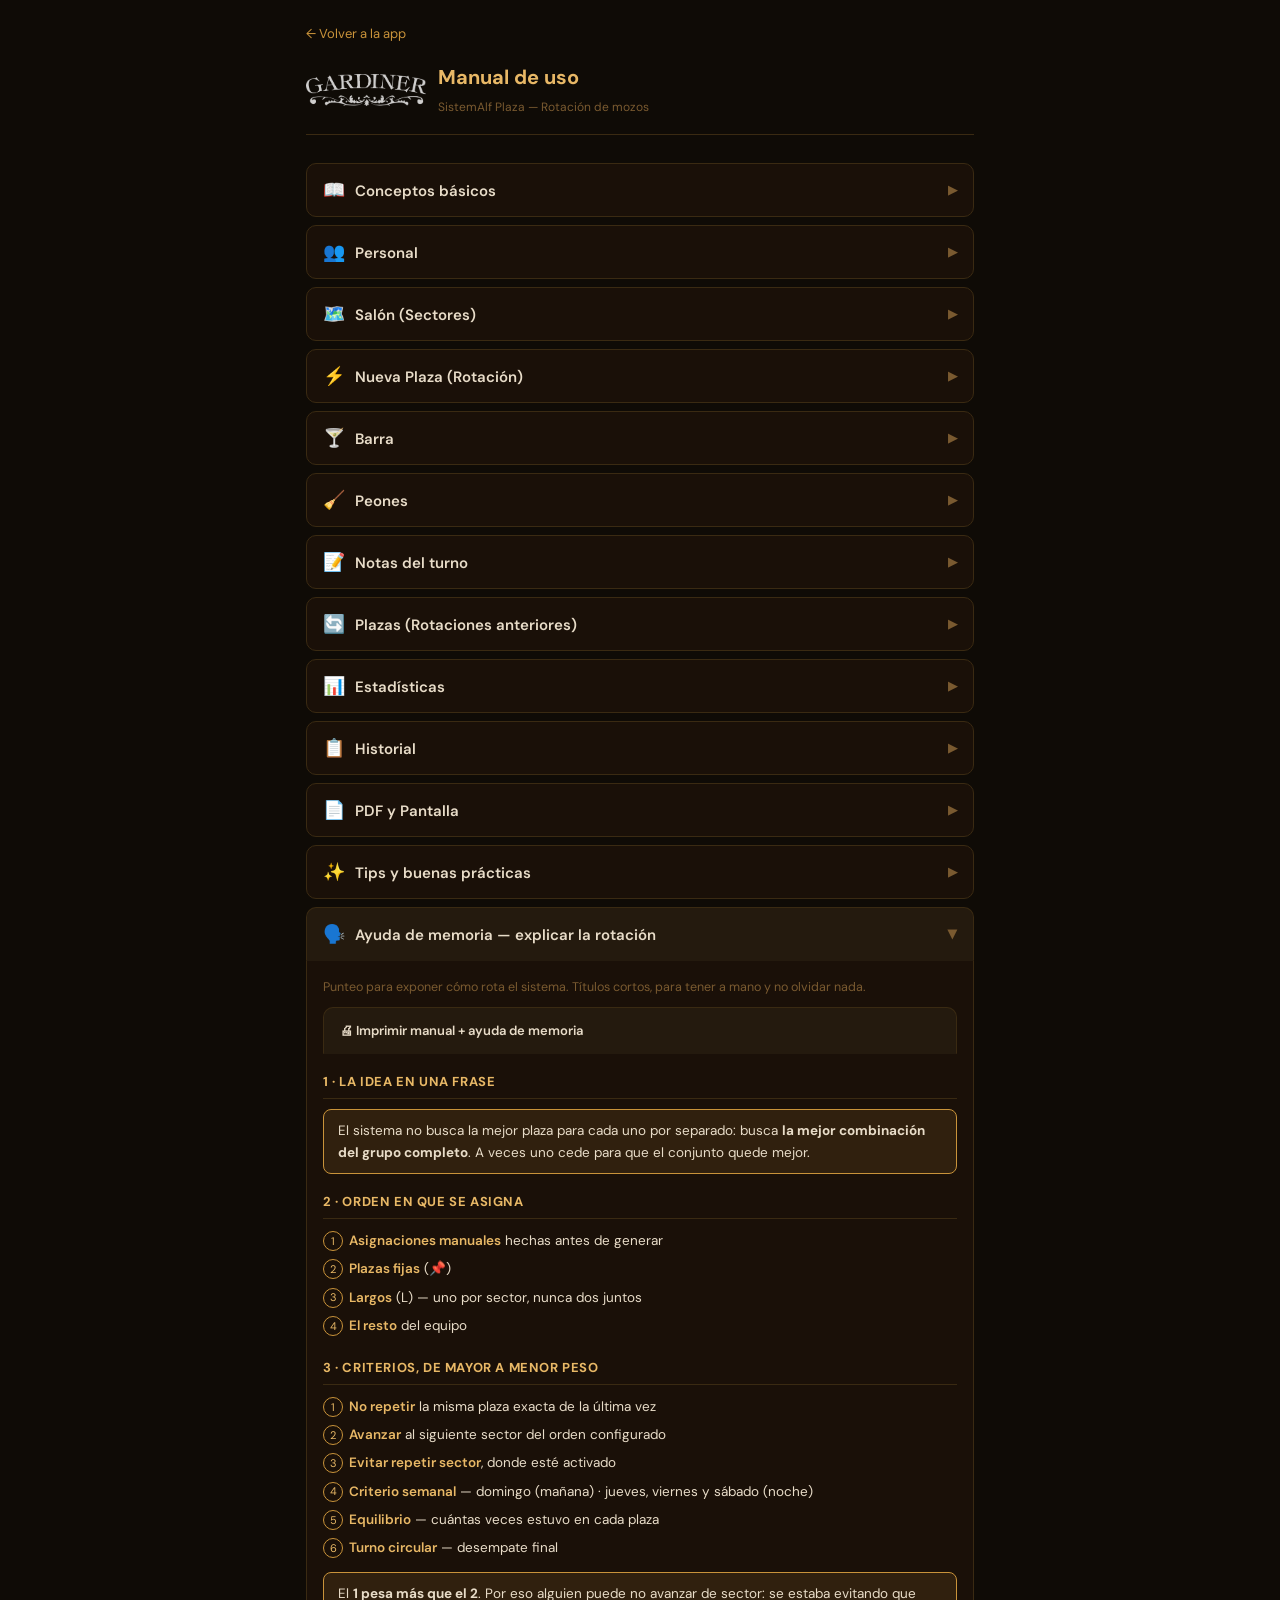
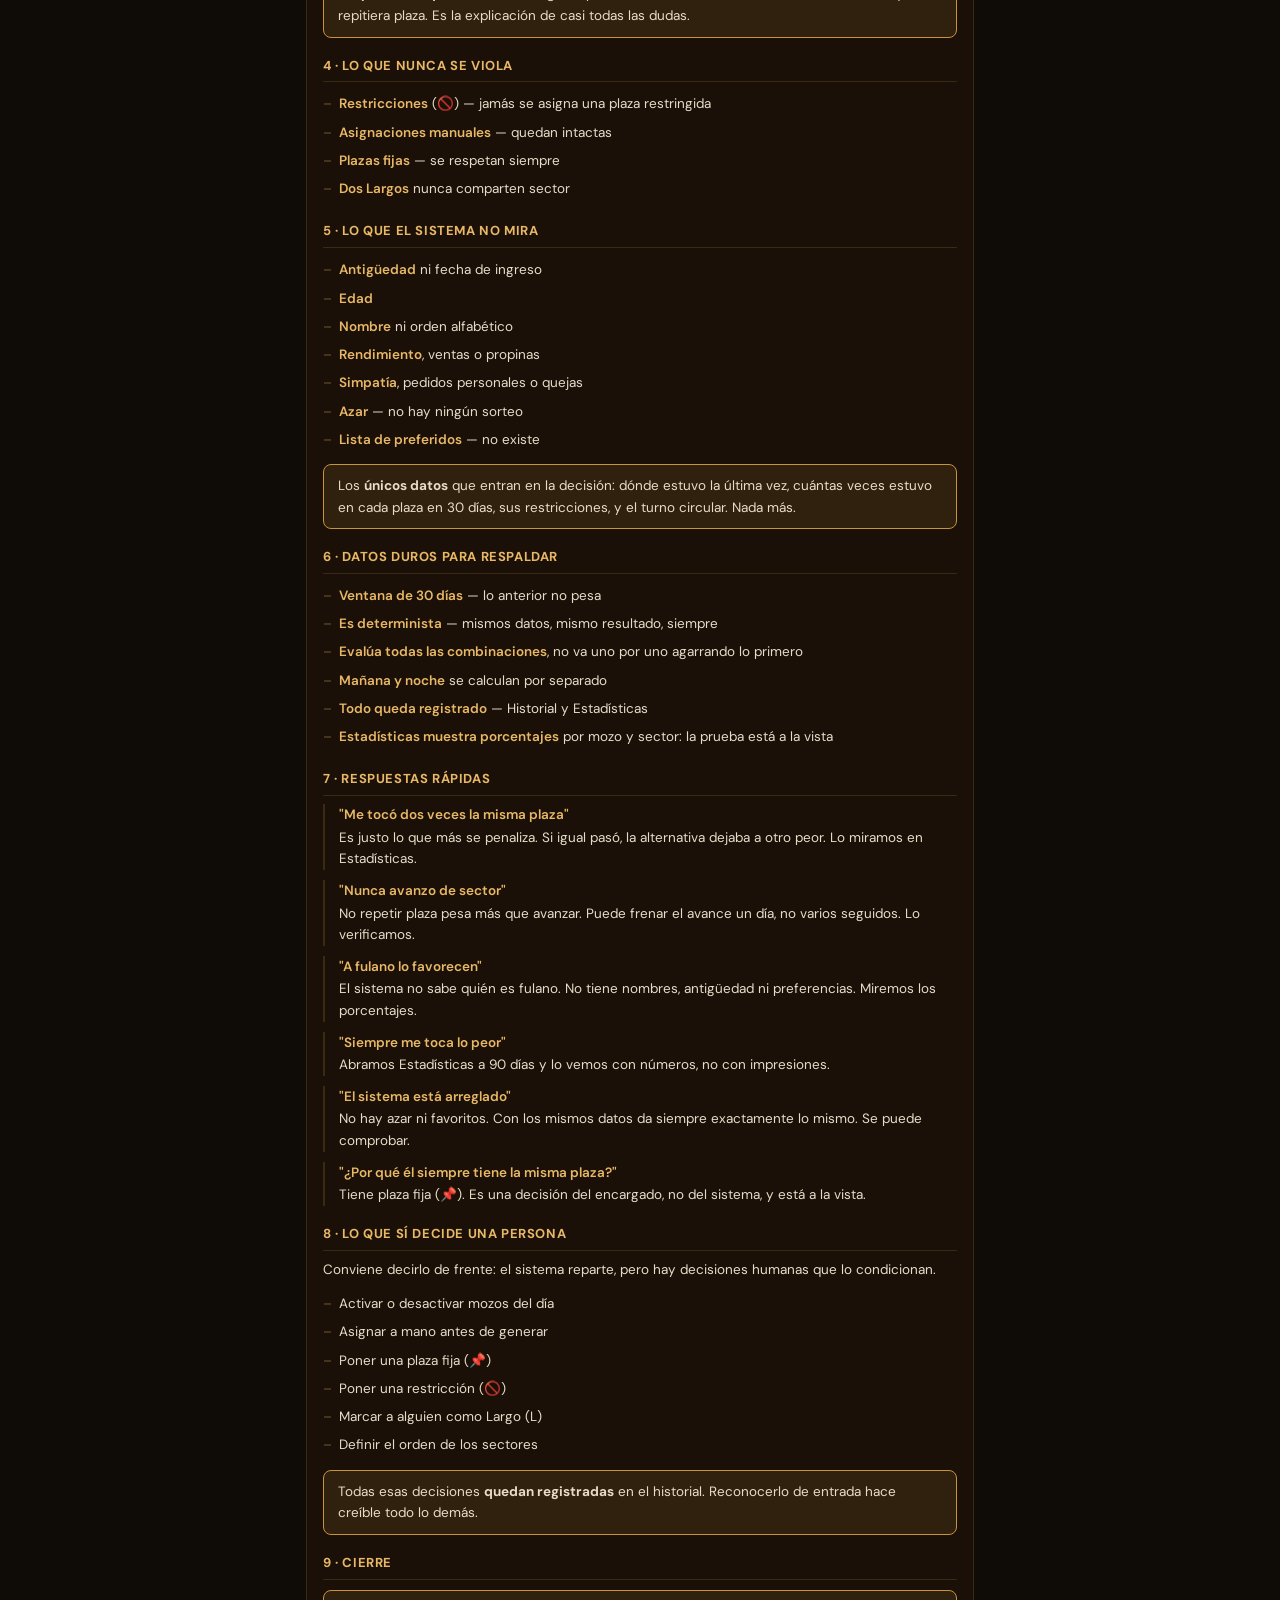
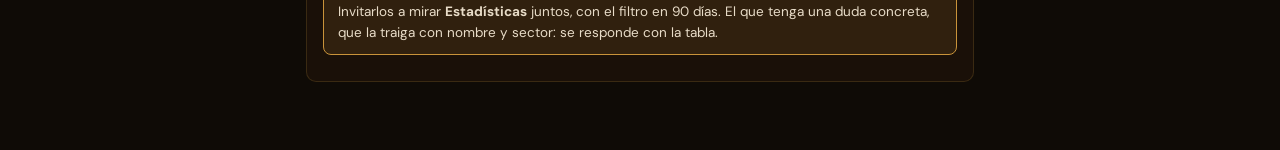
<file: ayuda.html>
<!DOCTYPE html>
<html lang="es">
<head>
  <meta charset="UTF-8" />
  <meta name="viewport" content="width=device-width, initial-scale=1.0" />
  <meta name="theme-color" content="#1a1008" />
  <title>Ayuda — SistemAlf Plaza</title>
  <link href="https://fonts.googleapis.com/css2?family=DM+Sans:wght@300;400;500;600;700&display=swap" rel="stylesheet" />
  <link rel="icon" type="image/png" href="img/Favicon.png" />
  <style>
    :root {
      --bg: #0f0b06;
      --bg2: #1a1008;
      --bg3: #241a0e;
      --text: #e8dcc8;
      --text2: #bfa97a;
      --text3: #7a5a30;
      --gold: #c9933a;
      --gold2: #e8b866;
      --orange: #b05a10;
      --border: #2a1e10;
      --border2: #3a2a12;
    }
    * { margin: 0; padding: 0; box-sizing: border-box; }
    body {
      font-family: 'DM Sans', sans-serif;
      background: var(--bg);
      color: var(--text);
      line-height: 1.6;
      -webkit-font-smoothing: antialiased;
    }
    .container {
      max-width: 700px;
      margin: 0 auto;
      padding: 20px 16px 60px;
    }
    .header {
      display: flex;
      align-items: center;
      gap: 12px;
      margin-bottom: 28px;
      padding-bottom: 16px;
      border-bottom: 1px solid var(--border2);
    }
    .header img { height: 32px; opacity: .8; }
    .header h1 { font-size: 20px; color: var(--gold2); font-weight: 700; }
    .header small { font-size: 12px; color: var(--text3); }
    .back-link {
      display: inline-block;
      margin-bottom: 16px;
      font-size: 13px;
      color: var(--gold);
      text-decoration: none;
    }
    .back-link:hover { text-decoration: underline; }

    .section {
      margin-bottom: 8px;
    }
    .section-btn {
      width: 100%;
      display: flex;
      align-items: center;
      justify-content: space-between;
      padding: 14px 16px;
      background: var(--bg2);
      border: 1px solid var(--border2);
      border-radius: 10px;
      color: var(--text);
      font-family: 'DM Sans', sans-serif;
      font-size: 15px;
      font-weight: 600;
      cursor: pointer;
      transition: background .15s;
    }
    .section-btn:hover { background: var(--bg3); }
    .section-btn .icon { font-size: 18px; margin-right: 10px; }
    .section-btn .arrow {
      font-size: 12px;
      color: var(--text3);
      transition: transform .2s;
    }
    .section.open .section-btn {
      border-radius: 10px 10px 0 0;
      border-bottom-color: transparent;
      background: var(--bg3);
    }
    .section.open .arrow { transform: rotate(90deg); }
    .section-body {
      display: none;
      padding: 16px;
      background: var(--bg2);
      border: 1px solid var(--border2);
      border-top: none;
      border-radius: 0 0 10px 10px;
    }
    .section.open .section-body { display: block; }

    .step {
      display: flex;
      gap: 12px;
      margin-bottom: 14px;
      align-items: flex-start;
    }
    .step:last-child { margin-bottom: 0; }
    .step-num {
      min-width: 26px;
      height: 26px;
      background: rgba(201,147,58,.15);
      border: 1px solid var(--gold);
      border-radius: 50%;
      display: flex;
      align-items: center;
      justify-content: center;
      font-size: 12px;
      font-weight: 700;
      color: var(--gold2);
      flex-shrink: 0;
      margin-top: 2px;
    }
    .step-text { font-size: 14px; color: var(--text); }
    .step-text strong { color: var(--gold2); font-weight: 600; }
    .step-text .subtle { color: var(--text3); font-size: 12px; }

    .tip {
      background: rgba(60,120,150,.1);
      border: 1px solid rgba(90,143,160,.3);
      border-radius: 8px;
      padding: 10px 14px;
      font-size: 13px;
      color: #90cfe0;
      margin-top: 12px;
    }
    .tip::before { content: "💡 "; }

    .warn {
      background: rgba(176,90,16,.1);
      border: 1px solid rgba(176,90,16,.3);
      border-radius: 8px;
      padding: 10px 14px;
      font-size: 13px;
      color: #f0a060;
      margin-top: 12px;
    }
    .warn::before { content: "⚠️ "; }

    .divider {
      height: 1px;
      background: var(--border2);
      margin: 12px 0;
    }

    h3 {
      font-size: 14px;
      color: var(--gold2);
      margin-bottom: 10px;
      font-weight: 600;
    }
    p { font-size: 14px; margin-bottom: 10px; }
    p:last-child { margin-bottom: 0; }

    /* ── AYUDA DE MEMORIA (para exponer en reunión) ───────────────────── */
    .memo-h { font-size: 13px; color: var(--gold2); font-weight: 700; text-transform: uppercase;
              letter-spacing: .6px; margin: 18px 0 8px; padding-bottom: 5px;
              border-bottom: 1px solid var(--border2); }
    .memo-h:first-child { margin-top: 0; }
    .memo-list { list-style: none; margin-bottom: 4px; }
    .memo-list li { font-size: 13.5px; line-height: 1.5; padding: 4px 0 4px 16px;
                    position: relative; }
    .memo-list li::before { content: "–"; position: absolute; left: 0; color: var(--text3); }
    .memo-list li b { color: var(--gold2); font-weight: 600; }
    .memo-num { counter-reset: memo; }
    .memo-num li { padding-left: 26px; }
    .memo-num li::before { counter-increment: memo; content: counter(memo);
                           left: 0; top: 4px; width: 18px; height: 18px; font-size: 11px;
                           color: var(--gold2); border: 1px solid var(--gold);
                           border-radius: 50%; display: flex; align-items: center;
                           justify-content: center; }
    .memo-q { font-size: 13.5px; margin-bottom: 10px; padding-left: 14px;
              border-left: 2px solid var(--border2); }
    .memo-q b { display: block; color: var(--gold2); font-weight: 600; margin-bottom: 1px; }
    .memo-key { background: rgba(201,147,58,.12); border: 1px solid var(--gold);
                border-radius: 8px; padding: 10px 14px; font-size: 13.5px; margin: 10px 0; }

    /* ── IMPRESIÓN ────────────────────────────────────────────────────── */
    @media print {
      body { background: #fff !important; color: #000 !important; }
      .container { max-width: 100%; padding: 0; }
      .back-link, .section-btn .arrow { display: none !important; }
      .header { border-bottom: 1px solid #999; }
      .header h1, .header small { color: #000 !important; }
      /* Todo el manual se imprime desplegado */
      .section-body { display: block !important; background: #fff !important;
                      border-color: #ccc !important; }
      .section-btn { background: #f0f0f0 !important; color: #000 !important;
                     border-color: #999 !important; }
      h3, .memo-h, .memo-q b, .memo-list li b { color: #000 !important; }
      .tip, .warn, .memo-key { background: #f7f7f7 !important; border-color: #999 !important;
                               color: #000 !important; }
      .step-num, .memo-num li::before { color: #000 !important; border-color: #666 !important;
                                        background: none !important; }
      .step, .memo-list li, .memo-q { break-inside: avoid; page-break-inside: avoid; }
      /* Hoja en blanco antes de la ayuda de memoria */
      .page-blank { page-break-before: always; height: 60vh; }
      #memo { page-break-before: always; }
      #btn-imprimir-memo { display: none !important; }
    }
    .page-blank { display: none; }
  </style>
</head>
<body>
<div class="container">
  <a class="back-link" href="javascript:history.back()">← Volver a la app</a>
  <div class="header">
    <img src="img/Logo.png" alt="Logo" />
    <div>
      <h1>Manual de uso</h1>
      <small>SistemAlf Plaza — Rotación de mozos</small>
    </div>
  </div>

  <!-- CONCEPTOS -->
  <div class="section">
    <button class="section-btn" onclick="toggle(this)">
      <span><span class="icon">📖</span>Conceptos básicos</span>
      <span class="arrow">▶</span>
    </button>
    <div class="section-body">
      <div class="step">
        <div class="step-num">1</div>
        <div class="step-text">Cada restaurante tiene <strong style="color: white !important;">dos turnos</strong>: Mañana y Noche. Cada uno con su propio link.</div>
      </div>
      <div class="step">
        <div class="step-num">2</div>
        <div class="step-text">Los <strong>Mozos</strong> y las <strong>Plazas</strong> son compartidos entre ambos turnos.</div>
      </div>
      <div class="step">
        <div class="step-num">3</div>
        <div class="step-text">La <strong>Rotación</strong> y el <strong>Historial</strong> son independientes por turno.</div>
      </div>
      <div class="step">
        <div class="step-num">4</div>
        <div class="step-text">Los mozos y plazas <strong>Activos</strong> también son independientes por turno: activar o desactivar un mozo en Mañana no afecta al turno Noche.</div>
      </div>
      <div class="step">
        <div class="step-num">5</div>
        <div class="step-text">Una <strong>Plaza</strong> es un sub sector dentro de un sector. Cada plaza se asigna a un mozo.</div>
      </div>
      <div class="step">
        <div class="step-num">6</div>
        <div class="step-text">Un mozo puede tener una <strong>plaza fija</strong> (📌): siempre se asigna automáticamente a esa plaza antes de distribuir el resto.</div>
      </div>
      <div class="step">
        <div class="step-num">7</div>
        <div class="step-text">Un mozo puede ser marcado como <strong style="color:#f08070 !important">Largo</strong> (<strong style="color:#f08070 !important">L</strong>): la rotación automática los distribuye en sectores distintos para que nunca queden juntos.</div>
      </div>
      <div class="step">
        <div class="step-num">8</div>
        <div class="step-text">Cada turno tiene un <strong style="color: white !important;">color distintivo</strong>: Mañana usa tonos <strong>dorados</strong> y Noche tonos <strong style="color: #90cfe0 !important;">azules</strong>, para evitar confusiones.</div>
      </div>
      <div class="tip">Usar el link del turno correspondiente directamente. No es necesario pasar por la pantalla de selección.</div>
    </div>
  </div>

  <!-- PERSONAL -->
  <div class="section">
    <button class="section-btn" onclick="toggle(this)">
      <span><span class="icon">👥</span>Personal</span>
      <span class="arrow">▶</span>
    </button>
    <div class="section-body">
      <h3>Agregar un mozo</h3>
      <div class="step">
        <div class="step-num">1</div>
        <div class="step-text">Ir a la pestaña <strong>Personal</strong>.</div>
      </div>
      <div class="step">
        <div class="step-num">2</div>
        <div class="step-text">Escribir el nombre en el campo y tocar <strong>+ Agregar</strong>.</div>
      </div>

      <div class="divider"></div>
      <h3>Activar / desactivar</h3>
      <p>Cada mozo tiene un <strong>switch</strong> para activar o desactivar. Solo los mozos activos participan de la rotación. El estado es independiente por turno.</p>

      <div class="divider"></div>
      <h3>Editar nombre</h3>
      <p>Mantener presionado sobre el mozo (press largo) para abrir el editor de nombre.</p>

      <div class="divider"></div>
      <h3>Restricciones</h3>
      <div class="step">
        <div class="step-num">1</div>
        <div class="step-text">Tocar el botón <strong>🚫</strong> junto al mozo.</div>
      </div>
      <div class="step">
        <div class="step-num">2</div>
        <div class="step-text">Marcar las plazas donde ese mozo <strong style="color: white !important;">no puede</strong> ser asignado (por limitaciones físicas, preferencias, etc.).</div>
      </div>
      <div class="tip">Las restricciones se respetan en la rotación automática. En la asignación manual, el mozo restringido aparece marcado pero se puede asignar como <strong  style="color: #90cfe0 !important;">excepción puntual</strong> confirmando en el popup. La restricción no se elimina.</div>
      <div class="tip">Las restricciones son <strong style="color: #90cfe0 !important;">independientes por turno</strong>: lo que se agrega o quita en el turno mañana no afecta al turno noche, y viceversa. Las restricciones cargadas antes de esta separación se ven en ambos turnos hasta que cada encargado las modifique en el suyo.</div>

      <div class="divider"></div>
      <h3>Eliminar un mozo</h3>
      <p>El borrado de mozos requiere autorización de <strong>SistemAlf</strong> para evitar errores involuntarios que afecten el historial.</p>
      <div class="warn">Eliminar un mozo no borra su historial. Los registros anteriores se mantienen.</div>

      <div class="divider"></div>
      <h3>Plaza fija</h3>
      <div class="step">
        <div class="step-num">1</div>
        <div class="step-text">Tocar el botón <strong>📌</strong> junto al mozo.</div>
      </div>
      <div class="step">
        <div class="step-num">2</div>
        <div class="step-text">Elegir la plaza donde el mozo va <strong style="color: white !important;">siempre</strong>.</div>
      </div>
      <div class="step">
        <div class="step-num">3</div>
        <div class="step-text">Al generar la rotación, ese mozo se asigna automáticamente a su plaza fija antes de distribuir el resto.</div>
      </div>
      <div class="tip">Para quitar la plaza fija, tocar la <strong>×</strong> en la etiqueta 📌 del mozo.</div>
      <div class="warn">Si la plaza fija coincide con una restricción del mismo mozo, la restricción tiene prioridad y la plaza fija no se asigna.</div>

      <div class="divider"></div>
      <h3>Largos</h3>
      <div class="step">
        <div class="step-num">1</div>
        <div class="step-text">Tocar el botón <strong style="color:#f08070 !important">L</strong> junto al mozo para marcarlo como <strong style="color:#f08070 !important">Largo</strong>.</div>
      </div>
      <div class="step">
        <div class="step-num">2</div>
        <div class="step-text">Los mozos marcados como Largo se <strong style="color: white !important;">distribuyen en sectores distintos</strong> durante la rotación automática: nunca quedarán dos Largos en el mismo sector.</div>
      </div>
      <div class="step">
        <div class="step-num">3</div>
        <div class="step-text">Para quitar la marca, tocar la <strong>×</strong> en la etiqueta <strong style="color:#f08070 !important">L Largo</strong> o volver a tocar el botón <strong style="color:#f08070 !important">L</strong>.</div>
      </div>
      <div class="tip">Los Largos se asignan después de las plazas fijas (📌) y antes del resto. Respetan restricciones (🚫) y asignaciones manuales previas.</div>
      <p>Dentro del sector que le toca, el sistema elige la plaza <strong>distinta a la última</strong> que ocupó y, entre las que quedan, la que menos veces le tocó.</p>
      <div class="warn">Si un Largo tiene restringidas todas las plazas de todos los sectores libres, queda fuera de esta etapa y entra en el reparto general junto al resto. En ese caso puede terminar compartiendo sector con otro Largo.</div>

      <div class="divider"></div>
      <h3>Tipo de turno</h3>
      <p>Cada mozo puede clasificarse según el turno que hace. Se configura desde el <strong>modal de edición</strong>: tocar ✏️ o mantener presionado el nombre, y elegir en <strong>Tipo de turno</strong>.</p>
      <div class="step">
        <div class="step-num">•</div>
        <div class="step-text"><strong>Largo</strong> · <strong>Cortado</strong> · <strong>Medio turno mañana</strong> · <strong>Medio turno noche</strong></div>
      </div>
      <div class="tip">Los mozos que nunca se clasificaron cuentan como <strong>Cortado</strong>, que es el valor por defecto.</div>
      <div class="warn">Este campo es <strong style="color: white !important;">solo para Estadísticas</strong>: no interviene en la rotación. Lo que reparte a los Largos en sectores distintos es la marca <strong style="color:#f08070 !important">L</strong>, que es un campo aparte. Un mozo puede tener la L puesta y estar clasificado como Cortado, o al revés — conviene mantenerlos coherentes.</div>

      <div class="divider"></div>
      <h3>Mozos de barra</h3>
      <p>Agregar y gestionar de la misma forma que los mozos de salón, pero en la sección <strong>Mozos de Barra</strong> dentro de la misma pestaña.</p>

      <div class="divider"></div>
      <h3>Chips de navegación</h3>
      <p class="step-text">En la parte superior de la pestaña se muestran chips con <strong>Total mozos</strong>, <strong>Mozos activos</strong>, <strong>Plazas activas</strong> y <strong>⚡ Nueva Plaza</strong>. Tocar <strong>Plazas activas</strong> para ir a Salón o <strong>⚡ Nueva Plaza</strong> para ir a la operación.</p>
    </div>
  </div>

  <!-- SALON -->
  <div class="section">
    <button class="section-btn" onclick="toggle(this)">
      <span><span class="icon">🗺️</span>Salón (Sectores)</span>
      <span class="arrow">▶</span>
    </button>
    <div class="section-body">
      <h3>Crear un sector</h3>
      <div class="step">
        <div class="step-num">1</div>
        <div class="step-text">Ir a la pestaña <strong>Salón</strong>.</div>
      </div>
      <div class="step">
        <div class="step-num">2</div>
        <div class="step-text">Escribir el nombre del sector (ej: "Salón 1", "Terraza") y tocar <strong>+ Agregar</strong>.</div>
      </div>

      <div class="divider"></div>
      <h3>Agregar plazas (sub sectores)</h3>
      <div class="step">
        <div class="step-num">1</div>
        <div class="step-text">Dentro de cada sector, usar el campo para agregar plazas.</div>
      </div>
      <div class="step">
        <div class="step-num">2</div>
        <div class="step-text">Cada plaza representa un puesto a asignar a un mozo.</div>
      </div>
      <div class="tip">Máximo 12 plazas por sector.</div>

      <div class="divider"></div>
      <h3>Activar / desactivar</h3>
      <p>Tanto sectores como plazas tienen un <strong>switch</strong> para activar o desactivar. Solo las plazas activas participan de la rotación. El estado es independiente por turno.</p>

      <div class="divider"></div>
      <h3>Orden de los sectores</h3>
      <p>El orden en que aparecen los sectores define la <strong>secuencia de rotación</strong>. Arrastrar con el ícono <strong>⠿</strong> para reordenar.</p>
      <div class="warn">El orden es importante: la rotación avanza al siguiente sector (o grupo) en la lista.</div>

      <div class="divider"></div>
      <h3>Grupos de sectores</h3>
      <p>Asignar el mismo <strong>grupo</strong> a varios sectores para que la rotación los trate como una sola unidad.</p>
      <div class="step">
        <div class="step-num">1</div>
        <div class="step-text">En la configuración de cada sector, seleccionar un grupo existente o crear uno nuevo.</div>
      </div>
      <div class="step">
        <div class="step-num">2</div>
        <div class="step-text">Todos los sectores con el mismo grupo funcionan como un solo sector para el avance y la regla de "no repetir".</div>
      </div>
      <div class="tip">Útil para sectores grandes divididos en partes (ej: Deck A, Deck B, Deck C con grupo "Deck"). Visualmente son 3 sectores, pero la rotación los trata como uno.</div>

      <div class="divider"></div>
      <h3>Evitar repetir sector</h3>
      <p>Si un sector tiene activada esta opción, la rotación intentar no asignar al mismo mozo en el mismo sector (o grupo) dos veces seguidas.</p>

      <div class="divider"></div>
      <h3>Notas del turno</h3>
      <p class="step-text">En la parte inferior de la pestaña Salón hay un <strong style="color: white !important;">switch</strong> para activar o desactivar la sección de <strong>Notas del turno</strong>. Útil para restaurantes que no necesitan esta funcionalidad.</p>
      <div class="tip">La configuración se aplica a nivel del restaurante y afecta a ambos turnos.</div>

      <div class="divider"></div>
      <h3>Chips de navegación</h3>
      <p class="step-text">En la parte superior se muestran chips con <strong>Mozos activos</strong>, <strong>Plazas activas</strong> y <strong>⚡ Nueva Plaza</strong>. Tocar <strong>Mozos activos</strong> para ir a Personal o <strong>⚡ Nueva Plaza</strong> para ir a esa sección.</p>

      <div class="divider"></div>
      <h3>Editar y eliminar</h3>
      <p>Tocar ✏️ para editar nombre. El borrado de sectores y plazas requiere autorización de <strong>SistemAlf</strong> para evitar errores involuntarios que afecten el historial de rotaciones.</p>
    </div>
  </div>

  <!-- ROTACION -->
  <div class="section">
    <button class="section-btn" onclick="toggle(this)">
      <span><span class="icon">⚡</span>Nueva Plaza (Rotación)</span>
      <span class="arrow">▶</span>
    </button>
    <div class="section-body">
      <h3>Generar una plaza</h3>
      <div class="warn">El botón <strong>⚡ Generar Plaza</strong> solo está disponible dentro del horario del turno: <strong>mañana de 08:00 a 17:00</strong>, <strong>noche de 17:00 a 02:00</strong>. Fuera de ese rango el botón se oculta para evitar generar la plaza en el turno equivocado.</div>
      <div class="step">
        <div class="step-num">1</div>
        <div class="step-text">Ir a la pestaña <strong>Nueva Plaza</strong>.</div>
      </div>
      <div class="step">
        <div class="step-num">2</div>
        <div class="step-text">Verificar que el aviso diga <strong>"Listo para rotar"</strong>. Esto indica que la cantidad de mozos activos coincide con la de plazas. Si ya asignaste algunos a mano, la cuenta es sobre los que quedan <strong style="color: white !important;">libres</strong>, no sobre el total.</div>
      </div>
      <div class="step">
        <div class="step-num">3</div>
        <div class="step-text">Tocar <strong>⚡ Generar Plaza</strong>. El sistema asigna automáticamente cada mozo a una plaza.</div>
      </div>
      <div class="step">
        <div class="step-num">4</div>
        <div class="step-text">Revisar la asignación. Aparece un <strong style="color: white !important;">banner amarillo</strong> en la parte inferior.</div>
      </div>
      <div class="step">
        <div class="step-num">5</div>
        <div class="step-text">Si la asignación es correcta, tocar <strong>Confirmar</strong> en el banner. Si no, modificar manualmente antes de confirmar.</div>
      </div>

      <div class="divider"></div>
      <h3>Asignar manualmente antes de rotar</h3>
      <p>Para forzar a un mozo en una plaza específica (situación especial), asignar <strong>antes</strong> de generar la plaza. La rotación respeta las asignaciones previas y distribuir el resto.</p>
      <div class="step">
        <div class="step-num">1</div>
        <div class="step-text">Tocar una plaza vacía en el mapa de sectores.</div>
      </div>
      <div class="step">
        <div class="step-num">2</div>
        <div class="step-text">Elegir el mozo en el popup.</div>
      </div>
      <div class="step">
        <div class="step-num">3</div>
        <div class="step-text">Luego tocar <strong>⚡ Generar Plaza</strong>. Las plazas pre-asignadas no se modifican.</div>
      </div>

      <div class="divider"></div>
      <h3>Comentarios por plaza</h3>
      <div class="step">
        <div class="step-num">1</div>
        <div class="step-text">Tocar una plaza <strong style="color: white !important;">ya asignada</strong> para abrir el popup de comentario.</div>
      </div>
      <div class="step">
        <div class="step-num">2</div>
        <div class="step-text">Escribir un comentario (ej: "asiste a mesa 12") y tocar <strong>Guardar</strong>.</div>
      </div>
      <div class="step">
        <div class="step-num">3</div>
        <div class="step-text">El comentario aparece con 💬 en la grilla, en la vista <strong>Pantalla</strong> y en <strong>Plazas</strong>.</div>
      </div>
      <div class="tip">Los comentarios se guardan en el historial junto con la rotación al confirmar.</div>

      <div class="divider"></div>
      <h3>Modificar después de generar</h3>
      <p>Mientras el banner esté visible (antes de confirmar), tocar cualquier plaza para liberar o reasignar.</p>

      <div class="divider"></div>
      <h3>Editar una formación confirmada</h3>
      <div class="step">
        <div class="step-num">1</div>
        <div class="step-text">Después de confirmar aparecen tres botones: <strong>Editar</strong>, <strong>PDF</strong> y <strong>Pantalla</strong>.</div>
      </div>
      <div class="step">
        <div class="step-num">2</div>
        <div class="step-text">Tocar <strong>Editar</strong> para desbloquear la formación.</div>
      </div>
      <div class="step">
        <div class="step-num">3</div>
        <div class="step-text">Realizar los cambios y volver a tocar <strong>Confirmar</strong>. El historial se actualiza con la nueva formación.</div>
      </div>
      <div class="tip">Si se refresca la página, los botones se mantienen disponibles hasta las <strong style="color: white !important;">17:00</strong> (turno Mañana) o las <strong style="color: white !important;">02:00</strong> del día siguiente (turno Noche).</div>

      <div class="divider"></div>
      <h3>Liberar todo</h3>
      <p class="step-text">El botón <strong>🔓 Liberar todo</strong> vacía todas las plazas. Está siempre disponible.</p>

      <div class="divider"></div>
      <h3>Lógica de la rotación</h3>
      <p>El sistema no va mozo por mozo eligiendo lo mejor para cada uno. Evalúa <strong style="color: white !important;">todas las combinaciones posibles</strong> de mozos y plazas a la vez, y se queda con la mejor del conjunto.</p>
      <p>Por eso a veces un mozo no avanza al sector que le tocaba: si ceder esa plaza mejora el reparto general, el sistema lo hace. La decisión nunca se toma mirando a un mozo aislado.</p>

      <div class="divider"></div>
      <h3>Criterios, de mayor a menor peso</h3>
      <div class="step">
        <div class="step-num">1</div>
        <div class="step-text"><strong>No repetir la misma plaza exacta</strong> que la última vez que trabajó.</div>
      </div>
      <div class="step">
        <div class="step-num">2</div>
        <div class="step-text"><strong>Avanzar al siguiente sector</strong> (o grupo) en el orden configurado. Cuanto más lejos queda del sector que le tocaba, más penaliza.</div>
      </div>
      <div class="step">
        <div class="step-num">3</div>
        <div class="step-text"><strong>Evitar repetir sector</strong>, en los sectores que tengan esa opción activada.</div>
      </div>
      <div class="step">
        <div class="step-num">4</div>
        <div class="step-text"><strong>Criterio semanal:</strong> no repetir la plaza que tuvo el mismo día de la semana anterior.</div>
      </div>
      <div class="step">
        <div class="step-num">5</div>
        <div class="step-text"><strong>Equilibrar:</strong> cuántas veces estuvo cada mozo en cada plaza.</div>
      </div>
      <div class="step">
        <div class="step-num">6</div>
        <div class="step-text"><strong>Orden circular:</strong> desempate final cuando todo lo demás da igual.</div>
      </div>
      <div class="tip">El criterio <strong>1</strong> pesa <strong style="color: white !important;">más</strong> que el <strong>2</strong>. Ante la duda, el sistema prefiere que el mozo no repita plaza antes que hacerlo avanzar al sector que le tocaba. Es la causa más común de una rotación que a simple vista parece equivocada.</div>

      <div class="divider"></div>
      <h3>Lo que se respeta siempre</h3>
      <p>Esto no se pesa contra nada: son condiciones que el sistema no viola.</p>
      <div class="step">
        <div class="step-num">•</div>
        <div class="step-text">Las <strong>restricciones</strong> (🚫) de cada mozo: nunca se asigna una plaza restringida.</div>
      </div>
      <div class="step">
        <div class="step-num">•</div>
        <div class="step-text">Las <strong>asignaciones manuales previas</strong>: quedan intactas.</div>
      </div>
      <div class="step">
        <div class="step-num">•</div>
        <div class="step-text">Las <strong>plazas fijas</strong> (📌): se asignan primero, antes de distribuir el resto.</div>
      </div>
      <div class="step">
        <div class="step-num">•</div>
        <div class="step-text">Los <strong style="color:#f08070 !important">Largos</strong> (L): se distribuyen uno por sector, después de las plazas fijas y antes del resto.</div>
      </div>
      <div class="step">
        <div class="step-num">•</div>
        <div class="step-text">Los <strong>grupos de sectores</strong>: los sectores agrupados se tratan como uno solo.</div>
      </div>

      <div class="divider"></div>
      <h3>Ventana de 30 días</h3>
      <p>El equilibrio y el cálculo del último sector de cada mozo se hacen sobre los <strong style="color: white !important;">últimos 30 días</strong>. Lo anterior no influye en la rotación.</p>
      <div class="tip">Un mozo que estuvo de licencia más de un mes arranca sin historial: para el sistema es como si fuera nuevo.</div>

      <div class="divider"></div>
      <h3>Criterio semanal</h3>
      <p>Los días de más movimiento se evita repetir la plaza que el mozo tuvo <strong>el mismo día de la semana anterior</strong>.</p>
      <div class="step">
        <div class="step-num">•</div>
        <div class="step-text">Turno <strong>Mañana</strong>: domingos.</div>
      </div>
      <div class="step">
        <div class="step-num">•</div>
        <div class="step-text">Turno <strong>Noche</strong>: jueves, viernes y sábados.</div>
      </div>
      <div class="tip">Los días que aplica aparece un aviso arriba de la grilla recordándolo. El resto de los días el criterio no interviene.</div>

      <div class="divider"></div>
      <h3>Orden circular</h3>
      <p>Cuando dos mozos empatan en todos los criterios anteriores, decide un contador interno que <strong>avanza una posición en cada rotación</strong>. Sin él siempre ganaría el mismo mozo ante la igualdad.</p>
      <div class="tip">Es el motivo por el que dos días con la misma gente y las mismas plazas pueden dar resultados distintos.</div>

      <div class="divider"></div>
      <h3>Advertencias al generar</h3>
      <p>Si una plaza queda sin ningún mozo que pueda ocuparla, aparece un cartel con el detalle al terminar de generar.</p>
      <div class="warn">Casi siempre es por restricciones (🚫) demasiado amplias: no queda ningún mozo habilitado para esa plaza. Revisar las restricciones de los mozos disponibles o asignar esa plaza a mano.</div>

      <div class="divider"></div>
      <h3>Badge de repetición ↩</h3>
      <p>Si un mozo queda asignado a la misma plaza que tuvo ayer en el mismo turno, aparece un badge naranja <strong style="background:#c97c20;color:#fff;font-size:11px;padding:1px 5px;border-radius:3px">↩</strong> junto a su nombre.</p>
      <div class="tip">Usarlo como guía para hacer ajustes manuales: mover los mozos marcados hasta que no quede ningún ↩ visible.</div>
    </div>
  </div>

  <!-- BARRA -->
  <div class="section">
    <button class="section-btn" onclick="toggle(this)">
      <span><span class="icon">🍸</span>Barra</span>
      <span class="arrow">▶</span>
    </button>
    <div class="section-body">
      <p>La barra funciona de forma independiente a los sectores de salón.</p>

      <div class="divider"></div>
      <h3>Sectores de barra</h3>
      <div class="step">
        <div class="step-num">1</div>
        <div class="step-text">En la pestaña <strong>Barra</strong>, agregar sectores de barra (ej: "Barra principal", "Barra terraza").</div>
      </div>
      <div class="step">
        <div class="step-num">2</div>
        <div class="step-text">Asignar mozos de barra tocando cada sector.</div>
      </div>

      <div class="divider"></div>
      <h3>Mozos de barra</h3>
      <p class="step-text">Agregar desde la pestaña <strong>Personal</strong>, en la sección <strong>Mozos de Barra</strong>. Funcionan igual que los mozos de salón pero se asignan solo a sectores de barra.</p>

      <div class="tip">La barra no participa de la rotación automática. Se asigna siempre de forma manual.</div>
      <div class="warn">Al confirmar la formación, las asignaciones de barra quedan <strong style="color: white !important;">bloqueadas</strong> junto con las de mozos y peones.</div>
    </div>
  </div>

  <!-- PEONES -->
  <div class="section">
    <button class="section-btn" onclick="toggle(this)">
      <span><span class="icon">🧹</span>Peones</span>
      <span class="arrow">▶</span>
    </button>
    <div class="section-body">
      <p>Los peones son el personal de limpieza. Funcionan de forma independiente a los mozos y a la barra.</p>

      <div class="divider"></div>
      <h3>Sectores de peones</h3>
      <div class="step">
        <div class="step-num">1</div>
        <div class="step-text">En la pestaña <strong>Peones</strong>, agregar sectores (ej: "Salón", "Depósito", "Bacha").</div>
      </div>
      <div class="step">
        <div class="step-num">2</div>
        <div class="step-text">Cada sector puede tener <strong style="color: white !important;">más de un peón</strong> asignado al mismo tiempo.</div>
      </div>

      <div class="divider"></div>
      <h3>Asignar peones</h3>
      <div class="step">
        <div class="step-num">1</div>
        <div class="step-text">En la grilla de operación, tocar <strong>+ asignar peón</strong> dentro del sector deseado.</div>
      </div>
      <div class="step">
        <div class="step-num">2</div>
        <div class="step-text">Elegir el peón en el popup. Se pueden agregar varios al mismo sector.</div>
      </div>

      <div class="divider"></div>
      <h3>Personal de peones</h3>
      <p class="step-text">Agregar y gestionar desde la pestaña <strong>Personal</strong>, en la sección <strong>Peones</strong>. Funcionan igual que los mozos: activar, desactivar, editar y eliminar.</p>

      <div class="tip">Los peones no participan de la rotación automática. Se asignan siempre de forma manual.</div>
      <div class="warn">Al confirmar la formación, las asignaciones de peones quedan <strong style="color: white !important;">bloqueadas</strong> junto con las de barra y mozos.</div>
    </div>
  </div>

  <!-- NOTAS DEL TURNO -->
  <div class="section">
    <button class="section-btn" onclick="toggle(this)">
      <span><span class="icon">📝</span>Notas del turno</span>
      <span class="arrow">▶</span>
    </button>
    <div class="section-body">
      <p>Debajo de la grilla de operación hay cinco campos de texto libre para registrar información del turno. Se pueden <strong style="color: white !important;">desactivar</strong> desde el switch en la pestaña <strong>Salón</strong>.</p>
      <div class="step">
        <div class="step-num">•</div>
        <div class="step-text"><strong>Pesca:</strong> información sobre la pesca del día.</div>
      </div>
      <div class="step">
        <div class="step-num">•</div>
        <div class="step-text"><strong>Dólar:</strong> cotización del día (se formatea automáticamente con el signo $).</div>
      </div>
      <div class="step">
        <div class="step-num">•</div>
        <div class="step-text"><strong>Sugerencia:</strong> sugerencia del chef o del día.</div>
      </div>
      <div class="step">
        <div class="step-num">•</div>
        <div class="step-text"><strong>Faltantes:</strong> productos o insumos que faltan.</div>
      </div>
      <div class="step">
        <div class="step-num">•</div>
        <div class="step-text"><strong>Novedades:</strong> novedades generales del turno.</div>
      </div>

      <div class="divider"></div>
      <h3>Guardado automático</h3>
      <p>Las notas se guardan <strong style="color: white !important;">automáticamente</strong> mientras se escriben y se sincronizan en tiempo real entre dispositivos.</p>

      <div class="divider"></div>
      <h3>En la rotación</h3>
      <div class="step">
        <div class="step-num">•</div>
        <div class="step-text">Al <strong>confirmar</strong> la formación, las notas se guardan junto con la rotación.</div>
      </div>
      <div class="step">
        <div class="step-num">•</div>
        <div class="step-text">Se muestran en la vista <strong>Pantalla</strong> y en la sección <strong>Plazas</strong>.</div>
      </div>
      <div class="step">
        <div class="step-num">•</div>
        <div class="step-text">Al <strong>Liberar todo</strong>, las notas se <strong style="color: white !important;">borran</strong> para el próximo turno.</div>
      </div>

      <div class="warn">Los campos de notas se bloquean al confirmar la formación. Usar <strong>Editar</strong> para modificarlos.</div>
    </div>
  </div>

  <!-- PLAZAS (ROTACIONES) -->
  <div class="section">
    <button class="section-btn" onclick="toggle(this)">
      <span><span class="icon">🔄</span>Plazas (Rotaciones anteriores)</span>
      <span class="arrow">▶</span>
    </button>
    <div class="section-body">
      <p>Mostrar las rotaciones confirmadas en formato de <strong>tarjetas visuales</strong>.</p>
      <div class="step">
        <div class="step-num">1</div>
        <div class="step-text">Cada tarjeta muestra una rotación completa: fecha, hora y la asignación de cada mozo por sector.</div>
      </div>
      <div class="step">
        <div class="step-num">2</div>
        <div class="step-text">Usar los botones <strong>← Anterior</strong> y <strong>Siguiente →</strong> para navegar entre rotaciones.</div>
      </div>
      <div class="step">
        <div class="step-num">3</div>
        <div class="step-text">La primera tarjeta siempre es la <strong>última rotación</strong> (la más reciente).</div>
      </div>
      <div class="step">
        <div class="step-num">4</div>
        <div class="step-text">Cada tarjeta incluye las asignaciones de <strong>barra</strong> y <strong>peones</strong> debajo de los sectores de salón.</div>
      </div>
      <div class="step">
        <div class="step-num">5</div>
        <div class="step-text">Si la rotación tenía <strong>notas del turno</strong>, se muestran al pie de la tarjeta.</div>
      </div>
      <div class="step">
        <div class="step-num">6</div>
        <div class="step-text">Si alguna plaza tenía un <strong>comentario</strong> (💬), se muestra debajo del nombre del mozo.</div>
      </div>
    </div>
  </div>

  <!-- ESTADISTICAS -->
  <div class="section">
    <button class="section-btn" onclick="toggle(this)">
      <span><span class="icon">📊</span>Estadísticas</span>
      <span class="arrow">▶</span>
    </button>
    <div class="section-body">
      <p>Una tabla con <strong>cuántas veces estuvo cada mozo en cada sector</strong> durante el período elegido. Sirve para detectar repartos desparejos.</p>
      <div class="step">
        <div class="step-num">•</div>
        <div class="step-text">Cada fila es un mozo, cada columna un sector.</div>
      </div>
      <div class="step">
        <div class="step-num">•</div>
        <div class="step-text">Cada celda muestra la cantidad de veces y, entre paréntesis, <strong>qué porcentaje representa</strong> sobre el total de ese mozo. Los porcentajes de una fila suman 100%, con un punto de diferencia según el redondeo.</div>
      </div>
      <div class="step">
        <div class="step-num">•</div>
        <div class="step-text">La última columna, <strong>Rotaciones</strong>, es en cuántas rotaciones participó el mozo en total.</div>
      </div>
      <div class="warn">La tabla muestra <strong style="color: white !important;">solo el turno abierto</strong>. Entrando por el link de Mañana no se ven las plazas que los mozos hicieron de Noche, y al revés.</div>

      <div class="divider"></div>
      <h3>Período</h3>
      <p>El desplegable de arriba permite elegir entre los últimos <strong>7, 15, 30, 60 o 90 días</strong>. Por defecto son 30.</p>
      <div class="tip">La elección se recuerda en el dispositivo: la próxima vez que entres, sigue como la dejaste.</div>

      <div class="divider"></div>
      <h3>Filtrar por tipo de mozo</h3>
      <p>Los chips debajo del período permiten mostrar u ocultar cada tipo. Se pueden combinar: tocá los que quieras ver.</p>
      <div class="step">
        <div class="step-num">•</div>
        <div class="step-text"><strong>Todos</strong> vuelve a mostrar los cuatro tipos de una vez.</div>
      </div>
      <div class="step">
        <div class="step-num">•</div>
        <div class="step-text">Si apagás todos, la tabla queda vacía hasta que prendas alguno.</div>
      </div>
      <div class="tip">El tipo de cada mozo se configura en <strong>Personal</strong>, desde el modal de edición.</div>

      <div class="divider"></div>
      <h3>Agrupación</h3>
      <p>Las filas se ordenan por tipo —primero Largos, después Cortados, después los medios turnos— y alfabéticamente dentro de cada grupo. Cuando hay más de un tipo a la vista aparece una banda con el nombre de cada grupo.</p>
      <p>Junto a cada nombre va una etiqueta con su tipo: <strong>L</strong>, <strong>CO</strong>, <strong>MM</strong> o <strong>MN</strong>.</p>

      <div class="divider"></div>
      <h3>Imprimir</h3>
      <p>El botón <strong>🖨 Imprimir</strong> genera una versión en blanco y negro de la tabla. El período y el filtro aplicados quedan escritos en el título.</p>
    </div>
  </div>

  <!-- HISTORIAL -->
  <div class="section">
    <button class="section-btn" onclick="toggle(this)">
      <span><span class="icon">📋</span>Historial</span>
      <span class="arrow">▶</span>
    </button>
    <div class="section-body">
      <h3>Resumen por mozo</h3>
      <p>Tabla que muestra cuántas veces estuvo cada mozo en cada plaza. Útil para verificar que la distribución sea equitativa.</p>

      <div class="divider"></div>
      <h3>Filtros</h3>
      <div class="step">
        <div class="step-num">1</div>
        <div class="step-text"><strong>Filtro por mozo:</strong> seleccionar un mozo para ver solo sus registros.</div>
      </div>
      <div class="step">
        <div class="step-num">2</div>
        <div class="step-text"><strong>Filtro por fecha:</strong> seleccionar una fecha para ver solo ese día.</div>
      </div>
      <div class="step">
        <div class="step-num">3</div>
        <div class="step-text">Tocar <strong>✕ Limpiar</strong> para quitar los filtros.</div>
      </div>

      <div class="divider"></div>
      <h3>Registros</h3>
      <p>Lista detallada de cada asignación: hora, fecha, mozo, sector y plaza. El número <strong>#</strong> indica cuántas veces ese mozo estuvo en esa plaza en total.</p>
    </div>
  </div>

  <!-- PDF Y PANTALLA -->
  <div class="section">
    <button class="section-btn" onclick="toggle(this)">
      <span><span class="icon">📄</span>PDF y Pantalla</span>
      <span class="arrow">▶</span>
    </button>
    <div class="section-body">
      <h3>Descargar PDF</h3>
      <p>Después de confirmar una rotación, tocar el botón <strong>PDF</strong> para generar un documento con la formación actual. Útil para imprimir o compartir.</p>
      <div class="tip">El PDF se compacta en <strong style="color: white !important;">una sola hoja A4</strong>. Las plazas vacías y el personal sin asignar no se incluyen.</div>

      <div class="divider"></div>
      <h3>Ver en pantalla</h3>
      <p>Tocar el botón <strong>Pantalla</strong> para abrir una vista a pantalla completa con la formación. Incluye mozos, barra, peones y notas del turno. Ideal para mostrar en un monitor o TV del restaurante.</p>
      <div class="tip">Tocar "✕ Salir" abajo a la derecha para volver a la app.</div>
    </div>
  </div>

  <!-- TIPS -->
  <div class="section">
    <button class="section-btn" onclick="toggle(this)">
      <span><span class="icon">✨</span>Tips y buenas prácticas</span>
      <span class="arrow">▶</span>
    </button>
    <div class="section-body">
      <div class="step">
        <div class="step-num">1</div>
        <div class="step-text">Mantener la <strong style="color: white !important;">misma cantidad</strong> de mozos activos que plazas activas para que la rotación funcione sin problemas.</div>
      </div>
      <div class="step">
        <div class="step-num">2</div>
        <div class="step-text">Si un mozo no viene, <strong style="color: white !important;">desactivar</strong> en vez de eliminar. Así se conserva su historial.</div>
      </div>
      <div class="step">
        <div class="step-num">3</div>
        <div class="step-text">Usar las <strong style="color: white !important;">restricciones</strong> para evitar que el sistema asigne a un mozo donde no corresponde.</div>
      </div>
      <div class="step">
        <div class="step-num">4</div>
        <div class="step-text">Para forzar una posición, <strong style="color: white !important;">asignar manualmente antes de generar la plaza</strong>. La rotación respeta esas asignaciones.</div>
      </div>
      <div class="step">
        <div class="step-num">5</div>
        <div class="step-text">Revisar el <strong>RESUMEN POR MOZO</strong> periódicamente para verificar que la distribución sea justa.</div>
      </div>
      <div class="step">
        <div class="step-num">6</div>
        <div class="step-text">El <strong style="color: white !important;">orden de los sectores</strong> en la pestaña <strong>Salón</strong> definir hacia dónde avanza la rotación. Configurar una vez y no modificar seguido.</div>
      </div>
      <div class="step">
        <div class="step-num">7</div>
        <div class="step-text">Usar <strong>Grupos</strong> para unificar sectores grandes divididos en partes. La rotación los trata como un solo sector.</div>
      </div>
      <div class="step">
        <div class="step-num">8</div>
        <div class="step-text">Si un mozo va <strong style="color: white !important;">siempre al mismo lugar</strong>, usar <strong>Plaza fija</strong> (📌) en vez de asignar manualmente cada vez.</div>
      </div>
    </div>
  </div>

  <!-- HOJA EN BLANCO (solo al imprimir) -->
  <div class="page-blank"></div>

  <!-- AYUDA DE MEMORIA -->
  <div class="section open" id="memo">
    <button class="section-btn" onclick="toggle(this)">
      <span><span class="icon">🗣️</span>Ayuda de memoria — explicar la rotación</span>
      <span class="arrow">▶</span>
    </button>
    <div class="section-body">
      <p style="color:var(--text3);font-size:12.5px">Punteo para exponer cómo rota el sistema. Títulos cortos, para tener a mano y no olvidar nada.</p>
      <button class="section-btn" id="btn-imprimir-memo" onclick="window.print()" style="font-size:13px;margin:10px 0 4px">
        <span>🖨 Imprimir manual + ayuda de memoria</span>
      </button>

      <div class="memo-h">1 · La idea en una frase</div>
      <div class="memo-key">El sistema no busca la mejor plaza para cada uno por separado: busca <b>la mejor combinación del grupo completo</b>. A veces uno cede para que el conjunto quede mejor.</div>

      <div class="memo-h">2 · Orden en que se asigna</div>
      <ol class="memo-list memo-num">
        <li><b>Asignaciones manuales</b> hechas antes de generar</li>
        <li><b>Plazas fijas</b> (📌)</li>
        <li><b>Largos</b> (L) — uno por sector, nunca dos juntos</li>
        <li><b>El resto</b> del equipo</li>
      </ol>

      <div class="memo-h">3 · Criterios, de mayor a menor peso</div>
      <ol class="memo-list memo-num">
        <li><b>No repetir</b> la misma plaza exacta de la última vez</li>
        <li><b>Avanzar</b> al siguiente sector del orden configurado</li>
        <li><b>Evitar repetir sector</b>, donde esté activado</li>
        <li><b>Criterio semanal</b> — domingo (mañana) · jueves, viernes y sábado (noche)</li>
        <li><b>Equilibrio</b> — cuántas veces estuvo en cada plaza</li>
        <li><b>Turno circular</b> — desempate final</li>
      </ol>
      <div class="memo-key">El <b>1 pesa más que el 2</b>. Por eso alguien puede no avanzar de sector: se estaba evitando que repitiera plaza. Es la explicación de casi todas las dudas.</div>

      <div class="memo-h">4 · Lo que nunca se viola</div>
      <ul class="memo-list">
        <li><b>Restricciones</b> (🚫) — jamás se asigna una plaza restringida</li>
        <li><b>Asignaciones manuales</b> — quedan intactas</li>
        <li><b>Plazas fijas</b> — se respetan siempre</li>
        <li><b>Dos Largos</b> nunca comparten sector</li>
      </ul>

      <div class="memo-h">5 · Lo que el sistema NO mira</div>
      <ul class="memo-list">
        <li><b>Antigüedad</b> ni fecha de ingreso</li>
        <li><b>Edad</b></li>
        <li><b>Nombre</b> ni orden alfabético</li>
        <li><b>Rendimiento</b>, ventas o propinas</li>
        <li><b>Simpatía</b>, pedidos personales o quejas</li>
        <li><b>Azar</b> — no hay ningún sorteo</li>
        <li><b>Lista de preferidos</b> — no existe</li>
      </ul>
      <div class="memo-key">Los <b>únicos datos</b> que entran en la decisión: dónde estuvo la última vez, cuántas veces estuvo en cada plaza en 30 días, sus restricciones, y el turno circular. Nada más.</div>

      <div class="memo-h">6 · Datos duros para respaldar</div>
      <ul class="memo-list">
        <li><b>Ventana de 30 días</b> — lo anterior no pesa</li>
        <li><b>Es determinista</b> — mismos datos, mismo resultado, siempre</li>
        <li><b>Evalúa todas las combinaciones</b>, no va uno por uno agarrando lo primero</li>
        <li><b>Mañana y noche</b> se calculan por separado</li>
        <li><b>Todo queda registrado</b> — Historial y Estadísticas</li>
        <li><b>Estadísticas muestra porcentajes</b> por mozo y sector: la prueba está a la vista</li>
      </ul>

      <div class="memo-h">7 · Respuestas rápidas</div>
      <div class="memo-q"><b>"Me tocó dos veces la misma plaza"</b>Es justo lo que más se penaliza. Si igual pasó, la alternativa dejaba a otro peor. Lo miramos en Estadísticas.</div>
      <div class="memo-q"><b>"Nunca avanzo de sector"</b>No repetir plaza pesa más que avanzar. Puede frenar el avance un día, no varios seguidos. Lo verificamos.</div>
      <div class="memo-q"><b>"A fulano lo favorecen"</b>El sistema no sabe quién es fulano. No tiene nombres, antigüedad ni preferencias. Miremos los porcentajes.</div>
      <div class="memo-q"><b>"Siempre me toca lo peor"</b>Abramos Estadísticas a 90 días y lo vemos con números, no con impresiones.</div>
      <div class="memo-q"><b>"El sistema está arreglado"</b>No hay azar ni favoritos. Con los mismos datos da siempre exactamente lo mismo. Se puede comprobar.</div>
      <div class="memo-q"><b>"¿Por qué él siempre tiene la misma plaza?"</b>Tiene plaza fija (📌). Es una decisión del encargado, no del sistema, y está a la vista.</div>

      <div class="memo-h">8 · Lo que sí decide una persona</div>
      <p style="font-size:13.5px">Conviene decirlo de frente: el sistema reparte, pero hay decisiones humanas que lo condicionan.</p>
      <ul class="memo-list">
        <li>Activar o desactivar mozos del día</li>
        <li>Asignar a mano antes de generar</li>
        <li>Poner una plaza fija (📌)</li>
        <li>Poner una restricción (🚫)</li>
        <li>Marcar a alguien como Largo (L)</li>
        <li>Definir el orden de los sectores</li>
      </ul>
      <div class="memo-key">Todas esas decisiones <b>quedan registradas</b> en el historial. Reconocerlo de entrada hace creíble todo lo demás.</div>

      <div class="memo-h">9 · Cierre</div>
      <div class="memo-key">Invitarlos a mirar <b>Estadísticas</b> juntos, con el filtro en 90 días. El que tenga una duda concreta, que la traiga con nombre y sector: se responde con la tabla.</div>
    </div>
  </div>

</div>

<script>
function toggle(btn) {
  btn.closest('.section').classList.toggle('open');
}
</script>
</body>
</html>
</file>
